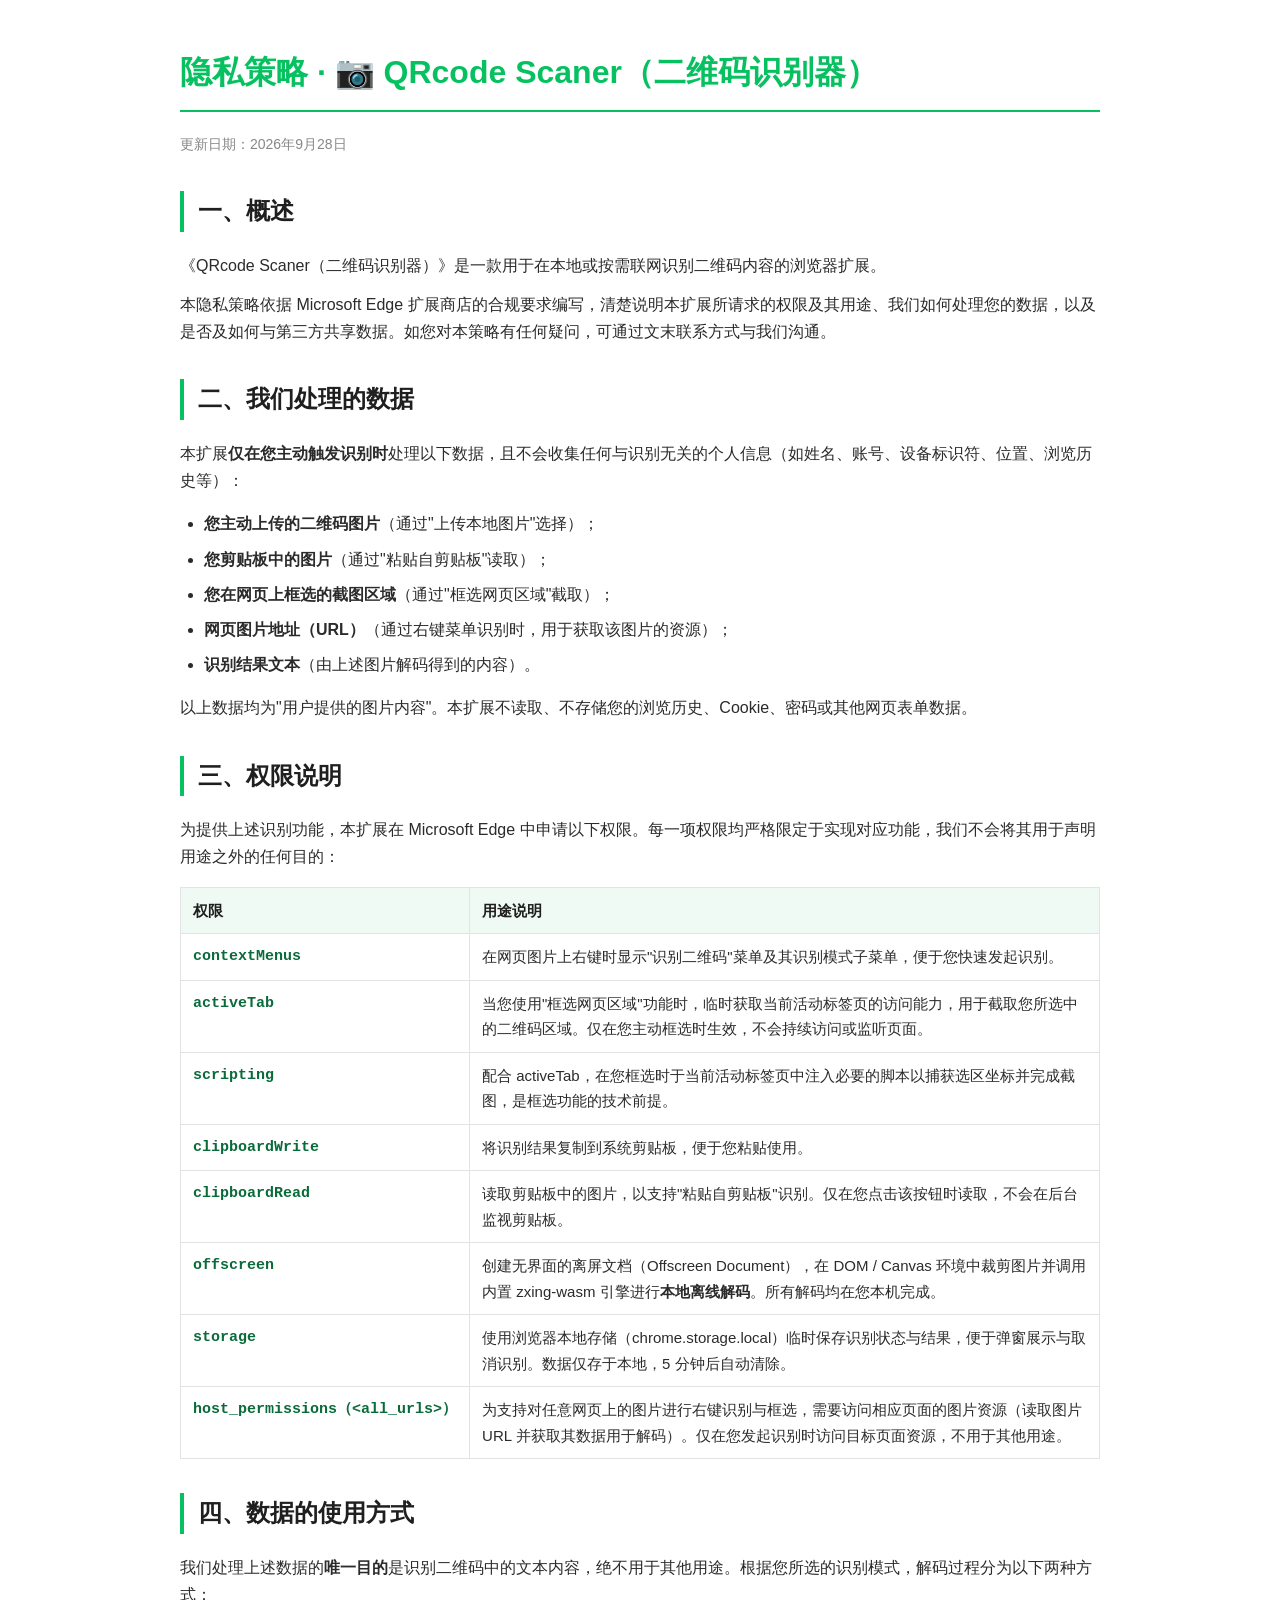
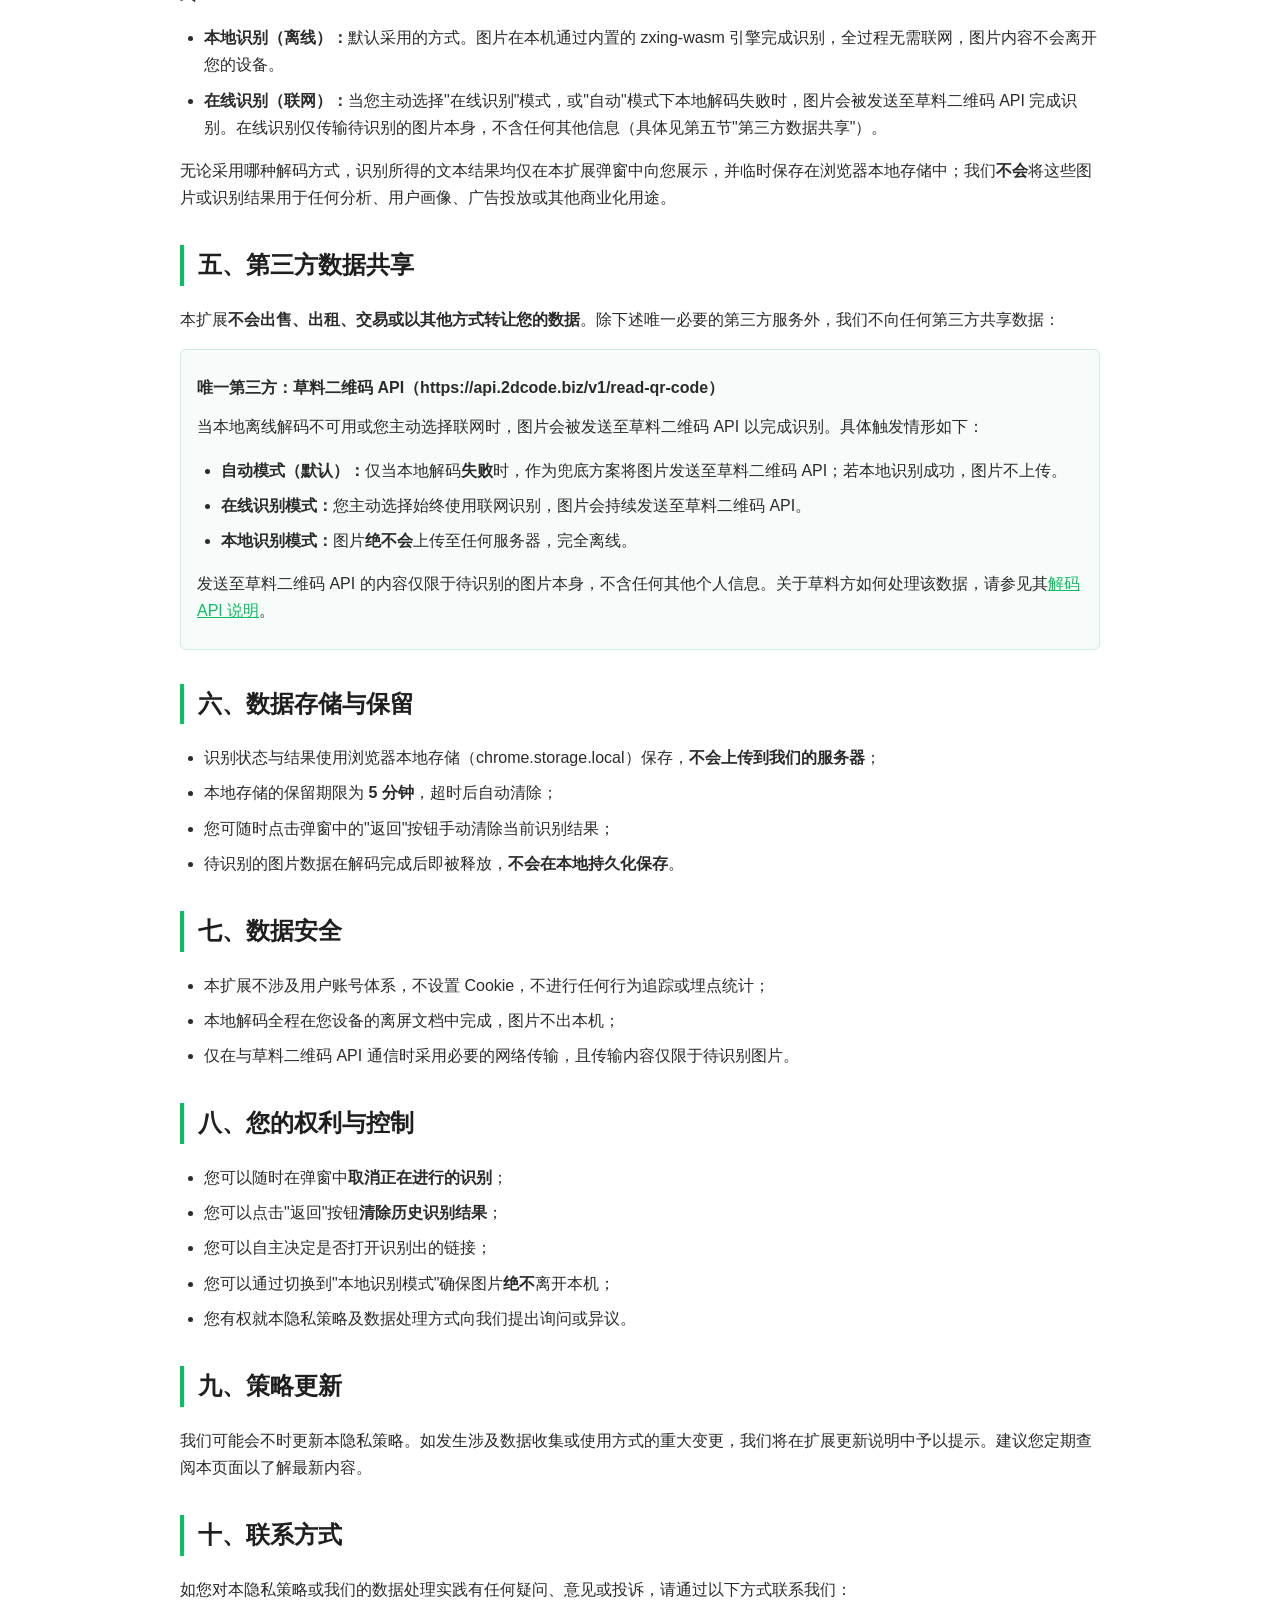
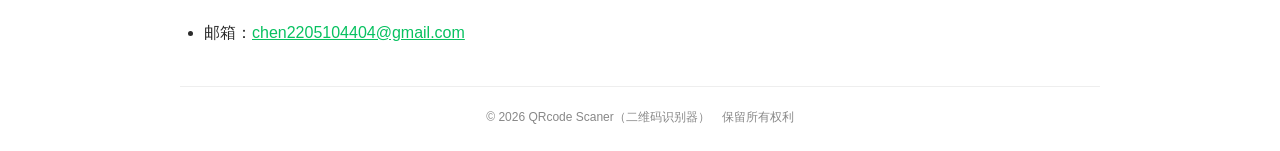
<file: index.html>
<!DOCTYPE html>
<html lang="zh-CN">
<head>
    <meta charset="UTF-8">
    <meta name="viewport" content="width=device-width, initial-scale=1.0">
    <title>隐私策略 - QRcode Scaner（二维码识别器）</title>
    <style>
        body {
            line-height: 1.7;
            max-width: 920px;
            margin: 0 auto;
            padding: 24px;
            color: #2b2b2b;
            font-family: -apple-system, BlinkMacSystemFont, "Segoe UI", Roboto, "Helvetica Neue", Arial, "PingFang SC", "Microsoft YaHei", sans-serif;
        }
        h1 {
            color: #07c160;
            border-bottom: 2px solid #07c160;
            padding-bottom: 10px;
        }
        h2 {
            color: #1f1f1f;
            margin-top: 34px;
            border-left: 4px solid #07c160;
            padding-left: 14px;
        }
        h3 {
            color: #444;
            margin-top: 22px;
        }
        p { margin: 12px 0; }
        .update-date {
            color: #888;
            font-size: 14px;
            margin-bottom: 28px;
        }
        ul { padding-left: 24px; }
        li { margin: 8px 0; }
        .highlight {
            background: #f5f5f5;
            padding: 2px 6px;
            border-radius: 4px;
            font-family: monospace;
            font-size: 14px;
        }
        .perm-table {
            width: 100%;
            border-collapse: collapse;
            margin: 16px 0;
            font-size: 15px;
        }
        .perm-table th, .perm-table td {
            border: 1px solid #e3e3e3;
            padding: 10px 12px;
            text-align: left;
            vertical-align: top;
        }
        .perm-table th {
            background: #f0faf4;
            color: #1f1f1f;
            font-weight: 600;
        }
        .perm-table td:first-child {
            white-space: nowrap;
            font-family: monospace;
            color: #0a6b3a;
            font-weight: 600;
        }
        .note {
            background: #f7fbf9;
            border: 1px solid #cdeedb;
            border-radius: 6px;
            padding: 12px 16px;
            margin: 16px 0;
        }
        hr {
            border: none;
            border-top: 1px solid #eee;
            margin: 30px 0;
        }
        .footer {
            text-align: center;
            color: #888;
            font-size: 12px;
            margin-top: 40px;
            padding-top: 20px;
            border-top: 1px solid #eee;
        }
        a { color: #07c160; }
    </style>
</head>
<body>
    <h1>隐私策略 · 📷 QRcode Scaner（二维码识别器）</h1>
    <div class="update-date">更新日期：2026年9月28日</div>

    <h2>一、概述</h2>
    <p>《QRcode Scaner（二维码识别器）》是一款用于在本地或按需联网识别二维码内容的浏览器扩展。</p>
    <p>本隐私策略依据 Microsoft Edge 扩展商店的合规要求编写，清楚说明本扩展所请求的权限及其用途、我们如何处理您的数据，以及是否及如何与第三方共享数据。如您对本策略有任何疑问，可通过文末联系方式与我们沟通。</p>

    <h2>二、我们处理的数据</h2>
    <p>本扩展<strong>仅在您主动触发识别时</strong>处理以下数据，且不会收集任何与识别无关的个人信息（如姓名、账号、设备标识符、位置、浏览历史等）：</p>
    <ul>
        <li><strong>您主动上传的二维码图片</strong>（通过"上传本地图片"选择）；</li>
        <li><strong>您剪贴板中的图片</strong>（通过"粘贴自剪贴板"读取）；</li>
        <li><strong>您在网页上框选的截图区域</strong>（通过"框选网页区域"截取）；</li>
        <li><strong>网页图片地址（URL）</strong>（通过右键菜单识别时，用于获取该图片的资源）；</li>
        <li><strong>识别结果文本</strong>（由上述图片解码得到的内容）。</li>
    </ul>
    <p>以上数据均为"用户提供的图片内容"。本扩展不读取、不存储您的浏览历史、Cookie、密码或其他网页表单数据。</p>

    <h2>三、权限说明</h2>
    <p>为提供上述识别功能，本扩展在 Microsoft Edge 中申请以下权限。每一项权限均严格限定于实现对应功能，我们不会将其用于声明用途之外的任何目的：</p>
    <table class="perm-table">
        <thead>
            <tr><th>权限</th><th>用途说明</th></tr>
        </thead>
        <tbody>
            <tr><td>contextMenus</td><td>在网页图片上右键时显示"识别二维码"菜单及其识别模式子菜单，便于您快速发起识别。</td></tr>
            <tr><td>activeTab</td><td>当您使用"框选网页区域"功能时，临时获取当前活动标签页的访问能力，用于截取您所选中的二维码区域。仅在您主动框选时生效，不会持续访问或监听页面。</td></tr>
            <tr><td>scripting</td><td>配合 activeTab，在您框选时于当前活动标签页中注入必要的脚本以捕获选区坐标并完成截图，是框选功能的技术前提。</td></tr>
            <tr><td>clipboardWrite</td><td>将识别结果复制到系统剪贴板，便于您粘贴使用。</td></tr>
            <tr><td>clipboardRead</td><td>读取剪贴板中的图片，以支持"粘贴自剪贴板"识别。仅在您点击该按钮时读取，不会在后台监视剪贴板。</td></tr>
            <tr><td>offscreen</td><td>创建无界面的离屏文档（Offscreen Document），在 DOM / Canvas 环境中裁剪图片并调用内置 zxing-wasm 引擎进行<strong>本地离线解码</strong>。所有解码均在您本机完成。</td></tr>
            <tr><td>storage</td><td>使用浏览器本地存储（chrome.storage.local）临时保存识别状态与结果，便于弹窗展示与取消识别。数据仅存于本地，5 分钟后自动清除。</td></tr>
            <tr><td>host_permissions（&lt;all_urls&gt;）</td><td>为支持对任意网页上的图片进行右键识别与框选，需要访问相应页面的图片资源（读取图片 URL 并获取其数据用于解码）。仅在您发起识别时访问目标页面资源，不用于其他用途。</td></tr>
        </tbody>
    </table>

    <h2>四、数据的使用方式</h2>
    <p>我们处理上述数据的<strong>唯一目的</strong>是识别二维码中的文本内容，绝不用于其他用途。根据您所选的识别模式，解码过程分为以下两种方式：</p>
    <ul>
        <li><strong>本地识别（离线）：</strong>默认采用的方式。图片在本机通过内置的 zxing-wasm 引擎完成识别，全过程无需联网，图片内容不会离开您的设备。</li>
        <li><strong>在线识别（联网）：</strong>当您主动选择"在线识别"模式，或"自动"模式下本地解码失败时，图片会被发送至草料二维码 API 完成识别。在线识别仅传输待识别的图片本身，不含任何其他信息（具体见第五节"第三方数据共享"）。</li>
    </ul>
    <p>无论采用哪种解码方式，识别所得的文本结果均仅在本扩展弹窗中向您展示，并临时保存在浏览器本地存储中；我们<strong>不会</strong>将这些图片或识别结果用于任何分析、用户画像、广告投放或其他商业化用途。</p>

    <h2>五、第三方数据共享</h2>
    <p>本扩展<strong>不会出售、出租、交易或以其他方式转让您的数据</strong>。除下述唯一必要的第三方服务外，我们不向任何第三方共享数据：</p>
    <div class="note">
        <p><strong>唯一第三方：草料二维码 API（https://api.2dcode.biz/v1/read-qr-code）</strong></p>
        <p>当本地离线解码不可用或您主动选择联网时，图片会被发送至草料二维码 API 以完成识别。具体触发情形如下：</p>
        <ul>
            <li><strong>自动模式（默认）：</strong>仅当本地解码<strong>失败</strong>时，作为兜底方案将图片发送至草料二维码 API；若本地识别成功，图片不上传。</li>
            <li><strong>在线识别模式：</strong>您主动选择始终使用联网识别，图片会持续发送至草料二维码 API。</li>
            <li><strong>本地识别模式：</strong>图片<strong>绝不会</strong>上传至任何服务器，完全离线。</li>
        </ul>
        <p>发送至草料二维码 API 的内容仅限于待识别的图片本身，不含任何其他个人信息。关于草料方如何处理该数据，请参见其<a href="https://cli.im/open-api/qrcode-api/read-qr-code.html" target="_blank" rel="noopener">解码 API 说明</a>。</p>
    </div>

    <h2>六、数据存储与保留</h2>
    <ul>
        <li>识别状态与结果使用浏览器本地存储（chrome.storage.local）保存，<strong>不会上传到我们的服务器</strong>；</li>
        <li>本地存储的保留期限为 <strong>5 分钟</strong>，超时后自动清除；</li>
        <li>您可随时点击弹窗中的"返回"按钮手动清除当前识别结果；</li>
        <li>待识别的图片数据在解码完成后即被释放，<strong>不会在本地持久化保存</strong>。</li>
    </ul>

    <h2>七、数据安全</h2>
    <ul>
        <li>本扩展不涉及用户账号体系，不设置 Cookie，不进行任何行为追踪或埋点统计；</li>
        <li>本地解码全程在您设备的离屏文档中完成，图片不出本机；</li>
        <li>仅在与草料二维码 API 通信时采用必要的网络传输，且传输内容仅限于待识别图片。</li>
    </ul>

    <h2>八、您的权利与控制</h2>
    <ul>
        <li>您可以随时在弹窗中<strong>取消正在进行的识别</strong>；</li>
        <li>您可以点击"返回"按钮<strong>清除历史识别结果</strong>；</li>
        <li>您可以自主决定是否打开识别出的链接；</li>
        <li>您可以通过切换到"本地识别模式"确保图片<strong>绝不</strong>离开本机；</li>
        <li>您有权就本隐私策略及数据处理方式向我们提出询问或异议。</li>
    </ul>

    <h2>九、策略更新</h2>
    <p>我们可能会不时更新本隐私策略。如发生涉及数据收集或使用方式的重大变更，我们将在扩展更新说明中予以提示。建议您定期查阅本页面以了解最新内容。</p>

    <h2>十、联系方式</h2>
    <p>如您对本隐私策略或我们的数据处理实践有任何疑问、意见或投诉，请通过以下方式联系我们：</p>
    <ul>
        <li>邮箱：<a href="mailto:chen2205104404@gmail.com">chen2205104404@gmail.com</a></li>
    </ul>

    <div class="footer">
        © 2026 QRcode Scaner（二维码识别器）　保留所有权利
    </div>
</body>
</html>
</file>
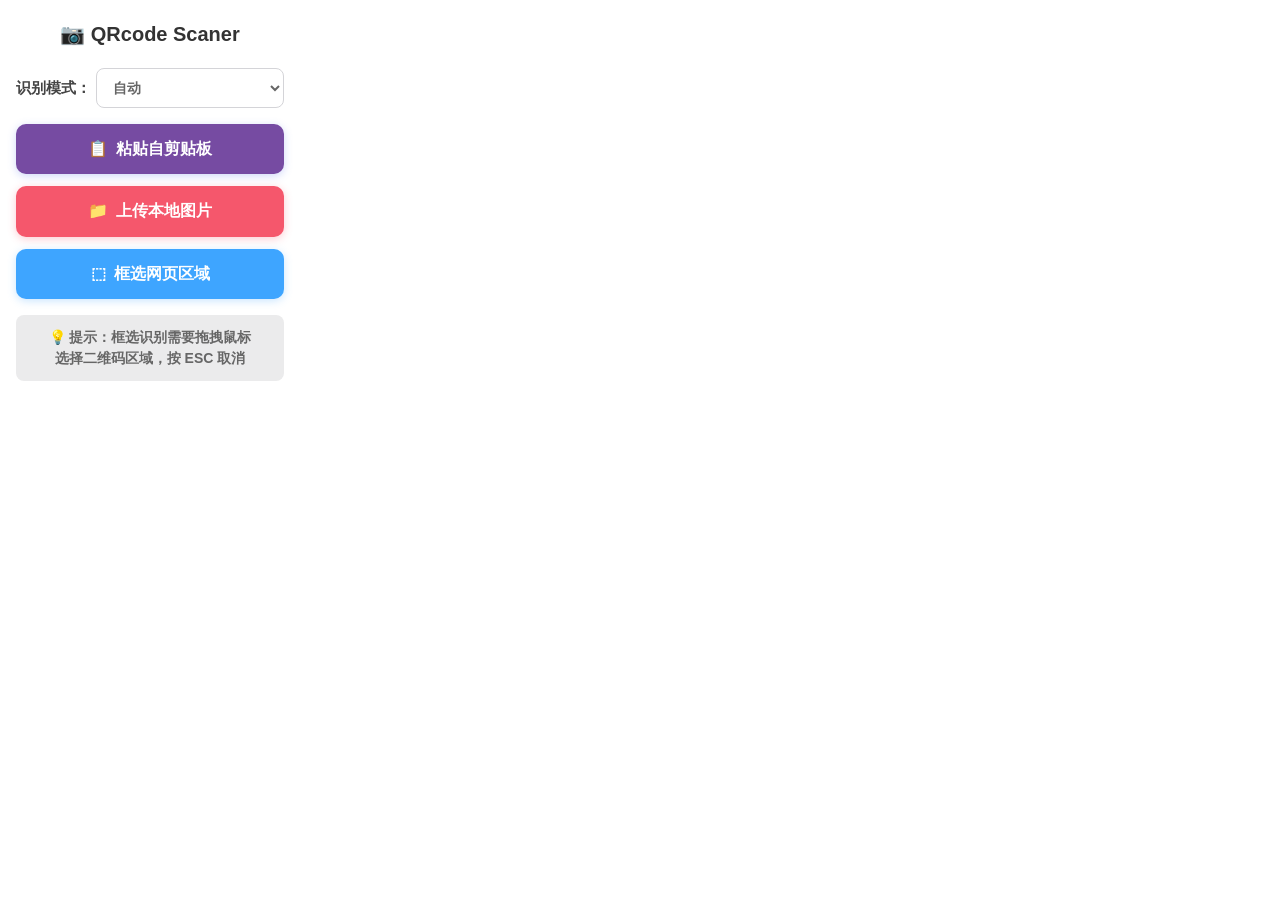
<file: popup/popup.html>
<!DOCTYPE html>
<html>
<head>
  <meta charset="UTF-8">
  <link rel="stylesheet" href="popup.css">
</head>
<body>
  <!-- 操作视图 -->
  <div id="view-action" class="view active">
    <h3>📷 QRcode Scaner</h3>

    <!-- 识别模式（下拉选择框，位于标题下方） -->
    <div class="mode-row">
      <label class="mode-label" for="mode-select">识别模式：</label>
      <select id="mode-select" class="mode-select">
        <option value="auto">自动</option>
        <option value="local">本地识别</option>
        <option value="online">在线识别</option>
      </select>
    </div>

    <div class="btn-group">
      
      <button id="btn-clipboard" class="btn btn-clipboard">
        <span>📋</span>
        <span>粘贴自剪贴板</span>
      </button>

      <button id="btn-file" class="btn btn-file">
        <span>📁</span>
        <span>上传本地图片</span>
      </button>

      <button id="btn-area" class="btn btn-area">
        <span>⬚</span>
        <span>框选网页区域</span>
      </button>

    </div>

    <div class="tip">
      💡 提示：框选识别需要拖拽鼠标<br>选择二维码区域，按 ESC 取消
    </div>

  </div>

  <!-- 加载视图 -->
  <div id="view-loading" class="view">
    <div class="loading-container">
      <div class="loading-spinner"></div>
      <div class="loading-text">正在识别二维码...</div>
      <div class="loading-hint">请稍候，正在解析图片内容</div>
      <button id="btn-cancel" class="btn-cancel">取消识别</button>
    </div>
  </div>

  <!-- 结果视图 -->
  <div id="view-result" class="view">
    <div class="result-header">
      <div class="result-icon" id="result-icon">✓</div>
      <span class="result-title" id="result-title">识别成功</span>
      <span class="result-count" id="result-count"></span>
    </div>
    <div class="result-list" id="result-list"></div>
    <div class="footer-actions">
      <button class="btn-back" id="btn-back">↩ 返回</button>
    </div>
  </div>

  <div class="toast" id="toast">已复制到剪贴板</div>
  
  <!-- 隐藏的文件上传控件 -->
  <input type="file" id="file-input" accept="image/jpeg,image/png,image/jpg,image/gif,image/webp">

  <script type="module" src="popup.js"></script>
</body>
</html>
</file>
<file: popup/popup.css>
* {
  margin: 0;
  padding: 0;
  box-sizing: border-box;
  font-weight: bold;
}

body {
  font-family: "Microsoft YaHei UI", "Microsoft YaHei", "PingFang SC", "Helvetica Neue", Arial, sans-serif;
  width: 300px;
  padding: 20px 16px;
  margin: 0;
  font-weight: bold;
  background: #fff;
}

.view {
  display: none;
}

.view.active {
  display: block;
}

/* 标题样式 */
h3 {
  margin: 0 0 20px;
  font-size: 20px;
  color: #333;
  text-align: center;
  line-height: 1.4;
}

/* 按钮组 - 垂直排列 */
.btn-group {
  display: flex;
  flex-direction: column;
  gap: 12px;
  margin-bottom: 16px;
}

.btn {
  width: 100%;
  padding: 14px 0;
  border: none;
  border-radius: 10px;
  font-size: 16px;
  cursor: pointer;
  transition: all 0.2s;
  display: flex;
  align-items: center;
  justify-content: center;
  gap: 8px;
  line-height: 1.4;
}

.btn:hover {
  opacity: 0.85;
  transform: translateY(-1px);
}

.btn:active {
  transform: translateY(0);
}

/* 粘贴剪贴板按钮 - 紫色系 */
.btn-clipboard {
  background: #764ba2;
  color: white;
  box-shadow: 0 2px 8px rgba(102, 126, 234, 0.3);
}

.btn-clipboard:hover {
  background: #6b46a0;
}

/* 上传图片按钮 - 橙色系 */
.btn-file {
  background: #f5576c;
  color: white;
  box-shadow: 0 2px 8px rgba(245, 87, 108, 0.3);
}

.btn-file:hover {
  background: #f43f5e;
}

/* 框选区域按钮 - 青色系 */
.btn-area {
  background: #3ea5ff;
  color: white;
  box-shadow: 0 2px 8px rgba(79, 172, 254, 0.3);
}

.btn-area:hover {
  background: #1c8cfc;
}

/* 提示文字 */
.tip {
  font-size: 14px;
  color: #666;
  margin-top: 16px;
  line-height: 1.5;
  padding: 12px;
  background: #ebebec;
  border-radius: 8px;
  text-align: center;
}

/* 加载视图样式 */
.loading-container {
  display: flex;
  flex-direction: column;
  align-items: center;
  justify-content: center;
  padding: 40px 20px;
  text-align: center;
}

.loading-spinner {
  width: 50px;
  height: 50px;
  border: 4px solid #f3f3f3;
  border-top: 4px solid #07c160;
  border-radius: 50%;
  animation: spin 1s linear infinite;
  margin-bottom: 20px;
}

@keyframes spin {
  0% { transform: rotate(0deg); }
  100% { transform: rotate(360deg); }
}

.loading-text {
  font-size: 18px;
  color: #333;
  margin-bottom: 8px;
}

.loading-hint {
  font-size: 14px;
  color: #888;
  margin-bottom: 24px;
}

.btn-cancel {
  width: 100%;
  padding: 12px;
  background: #ff4d4f;
  color: white;
  border: none;
  border-radius: 8px;
  font-size: 16px;
  font-weight: bold;
  cursor: pointer;
  transition: all 0.2s;
  display: flex;
  align-items: center;
  justify-content: center;
  gap: 6px;
  line-height: 1.4;
}

.btn-cancel:hover {
  background: #ff7875;
  transform: translateY(-1px);
}

.btn-cancel:active {
  transform: translateY(0);
}

/* 结果视图 */
.result-header {
  display: flex;
  align-items: center;
  gap: 10px;
  padding-bottom: 14px;
  border-bottom: 2px solid #f0f0f0;
}

.result-icon {
  width: 32px;
  height: 32px;
  border-radius: 50%;
  display: flex;
  align-items: center;
  justify-content: center;
  font-size: 18px;
  color: white;
  background: #07c160;
}

.result-icon.error {
  background: #ff4d4f;
}

.result-title {
  font-size: 18px;
  color: #333;
}

.result-count {
  font-size: 14px;
  color: #888;
  margin-left: auto;
}

/* 多结果列表 */
.result-list {
  max-height: 400px;
  overflow-y: auto;
  margin-top: 10px;
  margin-bottom: 10px;
}

.result-list::-webkit-scrollbar {
  width: 6px;
}

.result-list::-webkit-scrollbar-track {
  background: #f1f1f1;
  border-radius: 3px;
}

.result-list::-webkit-scrollbar-thumb {
  background: #c1c1c1;
  border-radius: 3px;
}

.result-list::-webkit-scrollbar-thumb:hover {
  background: #a8a8a8;
}

.result-item {
  background: #f8f9fa;
  border-radius: 10px;
  padding: 14px;
  margin-top: 10px;
  margin-bottom: 10px;
  border: 2px solid #e9ecef;
  transition: all 0.2s;
}

.result-item:hover {
  background: #f1f3f5;
  border-color: #dee2e6;
}

.result-item-content {
  word-break: break-all;
  color: #333;
  font-size: 14px;
  line-height: 1.6;
  margin-bottom: 12px;
  background: white;
  padding: 10px;
  border: 2px solid #e9ecef;
  border-radius: 8px;
  cursor: text;
}

.result-item-actions {
  display: flex;
  gap: 10px;
}

.item-btn {
  flex: 1;
  padding: 8px 0;
  border: none;
  border-radius: 8px;
  font-size: 14px;
  font-weight: bold;
  cursor: pointer;
  transition: opacity 0.2s;
  display: flex;
  align-items: center;
  justify-content: center;
  gap: 6px;
  line-height: 1.4;
}

.item-btn-copy {
  background: #07c160;
  color: white;
}

.item-btn-open {
  background: #1677ff;
  color: white;
}

.item-btn-copy:hover,
.item-btn-open:hover {
  opacity: 0.85;
}

/* 底部按钮 */
.footer-actions {
  margin-top: 16px;
  padding-top: 14px;
  border-top: 2px solid #f0f0f0;
}

.btn-back {
  width: 100%;
  padding: 12px 0;
  background: #f0f0f0;
  color: #555;
  border: none;
  border-radius: 10px;
  font-size: 16px;
  font-weight: bold;
  cursor: pointer;
  transition: all 0.2s;
  display: flex;
  align-items: center;
  justify-content: center;
  gap: 6px;
  line-height: 1.4;
}

.btn-back:hover {
  background: #e0e0e0;
  transform: translateY(-1px);
}

/* 提示消息 */
.toast {
  position: fixed;
  bottom: 20px;
  left: 50%;
  transform: translateX(-50%);
  background: #333;
  color: white;
  padding: 10px 20px;
  border-radius: 8px;
  font-size: 14px;
  opacity: 0;
  transition: opacity 0.3s;
  pointer-events: none;
  z-index: 1000;
  text-align: center;
  line-height: 1.4;
  white-space: normal;
  max-width: 300px;
  word-break: keep-all;
}

/* 支持多行显示 */
.toast.show {
  opacity: 1;
}

/* 隐藏的文件输入 */
#file-input {
  display: none;
}

/* 识别模式下拉选择框 */
.mode-row {
  display: flex;
  align-items: center;
  justify-content: space-between;
  margin: 0 0 16px;
}

.mode-label {
  font-size: 15px;
  font-weight: bold;
  color: #444;
}

.mode-select {
  width: 70%;
  padding: 10px 12px;
  border: 1px solid #d4d4d8;
  border-radius: 8px;
  background: #fff;
  color: #666;
  font-size: 14px;
  font-weight: bold;
  cursor: pointer;
}

.mode-select:focus {
  outline: none;
}
</file>
